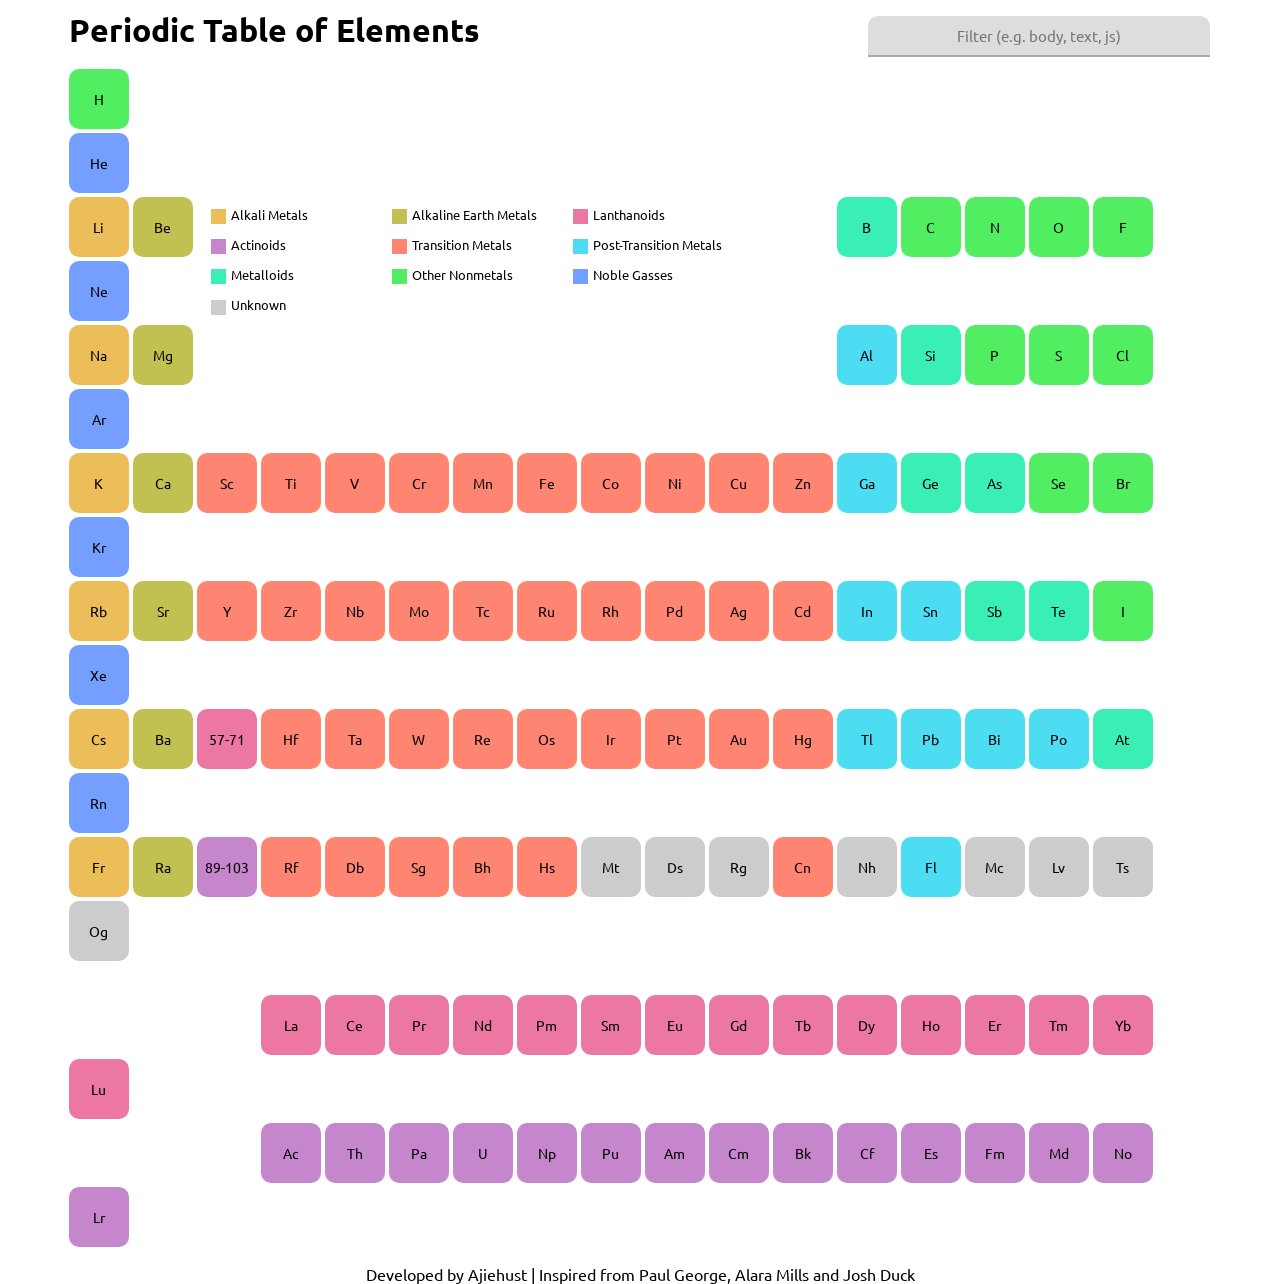
<file: PerodicTable/index.html>
<!DOCTYPE html>
<html lang="en">
<head>
<meta charset="utf-8">
<title>Periodic Table of Elements</title>
<meta name="viewport" content="width=device-width, initial-scale=1">
<meta name="keywords" content="periodic table, chemistry, elements, period, group, name origin">
<link rel="stylesheet" type="text/css" media="screen" href="main.css">
<link rel="stylesheet" href="plugin/prism/prism.css" />
<link rel="stylesheet" href="plugin/tooltipster/tooltipster.bundle.min.css" />
<link rel="stylesheet" href="plugin/tooltipster/tooltipster-sideTip-shadow.min.css" />
<link href="https://fonts.googleapis.com/css?family=Ubuntu&display=swap" rel="stylesheet">
</head>
<body>
<div class="table">
<div class="heading">
<h1 class="title">Periodic Table of Elements</h1>
<input type="text" value placeholder="Filter (e.g. body, text, js)" id="query" />
</div>
<section class="row">
<div class="ele other-nonmetal" data-keywords="H;Hydrogen;">H</div>
<div class="ele empty"></div>
<div class="ele empty"></div>
<div class="ele empty"></div>
<div class="ele empty"></div>
<div class="ele empty"></div>
<div class="ele empty"></div>
<div class="ele empty"></div>
<div class="ele empty"></div>
<div class="ele empty"></div>
<div class="ele empty"></div>
<div class="ele empty"></div>
<div class="ele empty"></div>
<div class="ele empty"></div>
<div class="ele empty"></div>
<div class="ele empty"></div>
<div class="ele empty"></div>
<div class="ele noble-gas" data-keywords="He;Helium;">He</div>
</section>
<section class="row">
<div class="ele alkali" data-keywords="Li;Lithium;">Li</div>
<div class="ele alkaline-earth" data-keywords="Be;Beryllium;">Be</div>
<div class="ele empty"></div>
<div class="ele empty"></div>
<div class="ele empty"></div>
<div class="ele empty"></div>
<div class="ele empty"></div>
<div class="ele empty"></div>
<div class="ele empty"></div>
<div class="ele empty"></div>
<div class="ele empty"></div>
<div class="legend-box">
<div class="legend alkali" data-hover="alkali">Alkali Metals</div>
<div class="legend alkaline-earth" data-hover="alkaline-earth">Alkaline Earth Metals</div>
<div class="legend lanthanoid" data-hover="lanthanoid">Lanthanoids</div>
<div class="legend actinoid" data-hover="actinoid">Actinoids</div>
<div class="legend transition-metal" data-hover="transition-metal">Transition Metals</div>
<div class="legend post-transition-metal" data-hover="post-transition-metal">Post-Transition Metals</div>
<div class="legend metalloid" data-hover="metalloid">Metalloids</div>
<div class="legend other-nonmetal" data-hover="other-nonmetal">Other Nonmetals</div>
<div class="legend noble-gas" data-hover="noble-gas">Noble Gasses</div>
<div class="legend unknown" data-hover="unknown">Unknown</div>
</div>
<div class="ele empty"></div>
<div class="ele metalloid" data-keywords="B;Boron;">B</div>
<div class="ele other-nonmetal" data-keywords="C;Carbon;">C</div>
<div class="ele other-nonmetal" data-keywords="N;Nitrogen;">N</div>
<div class="ele other-nonmetal" data-keywords="O;Oxygen;">O</div>
<div class="ele other-nonmetal" data-keywords="F;Fluorine;">F</div>
<div class="ele noble-gas" data-keywords="Ne;Neon">Ne</div>
</section>
<section class="row">
<div class="ele alkali" data-keywords="Na;Sodium;">Na</div>
<div class="ele alkaline-earth" data-keywords="Mg;Magnesium;">Mg</div>
<div class="ele empty"></div>
<div class="ele empty"></div>
<div class="ele empty"></div>
<div class="ele empty"></div>
<div class="ele empty"></div>
<div class="ele empty"></div>
<div class="ele empty"></div>
<div class="ele empty"></div>
<div class="ele empty"></div>
<div class="ele empty"></div>
<div class="ele post-transition-metal" data-keywords="Al;Aluminium">Al</div>
<div class="ele metalloid" data-keywords="Si;Silicon">Si</div>
<div class="ele other-nonmetal" data-keywords="P;Phosphorus">P</div>
<div class="ele other-nonmetal" data-keywords="S;Sulfur">S</div>
<div class="ele other-nonmetal" data-keywords="Cl;Chlorine">Cl</div>
<div class="ele noble-gas" data-keywords="Ar;Argon">Ar</div>
</section>
<section class="row">
<div class="ele alkali" data-keywords="K;Potassium">K</div>
<div class="ele alkaline-earth" data-keywords="Ca;Calcium;">Ca</div>
<div class="ele transition-metal" data-keywords="Sc;Scandium;">Sc</div>
<div class="ele transition-metal"  data-keywords="Ti;Titanium">Ti</div>
<div class="ele transition-metal" data-keywords="V;Vanadium">V</div>
<div class="ele transition-metal" data-keywords="Cr;Chromium">Cr</div>
<div class="ele transition-metal" data-keywords="Mn;Manganese">Mn</div>
<div class="ele transition-metal" data-keywords="Fe;Iron">Fe</div>
<div class="ele transition-metal" data-keywords="Co;Cobalt">Co</div>
<div class="ele transition-metal" data-keywords="Ni;Nickel">Ni</div>
<div class="ele transition-metal" data-keywords="Cu;Copper">Cu</div>
<div class="ele transition-metal" data-keywords="Zn;Zinc">Zn</div>
<div class="ele post-transition-metal" data-keywords="Ga;Gallium;">Ga</div>
<div class="ele metalloid" data-keywords="Ge;Germanium">Ge</div>
<div class="ele metalloid" data-keywords="As;Arsenic">As</div>
<div class="ele other-nonmetal" data-keywords="Se;Selenium">Se</div>
<div class="ele other-nonmetal" data-keywords="Br;Bromine">Br</div>
<div class="ele noble-gas" data-keywords="Kr;Krypton">Kr</div>
</section>
<section class="row">
<div class="ele alkali" data-keywords="Rb;Rubidium">Rb</div>
<div class="ele alkaline-earth" data-keywords="Sr;Strontium">Sr</div>
<div class="ele transition-metal" data-keywords="Y;Yttrium">Y</div>
<div class="ele transition-metal" data-keywords="Zr;Zirconium">Zr</div>
<div class="ele transition-metal" data-keywords="Nb;Niobium">Nb</div>
<div class="ele transition-metal" data-keywords="Mo;Molybdenum">Mo</div>
<div class="ele transition-metal" data-keywords="Tc;Technetium">Tc</div>
<div class="ele transition-metal" data-keywords="Ru;Ruthenium">Ru</div>
<div class="ele transition-metal" data-keywords="Rh;Rhodium">Rh</div>
<div class="ele transition-metal" data-keywords="Pd;Palladium">Pd</div>
<div class="ele transition-metal" data-keywords="Ag;Silver">Ag</div>
<div class="ele transition-metal" data-keywords="Cd;Cadmium">Cd</div>
<div class="ele post-transition-metal" data-keywords="In;Indium">In</div>
<div class="ele post-transition-metal" data-keywords="Sn;Tin">Sn</div>
<div class="ele metalloid" data-keywords="Sb;Antimony">Sb</div>
<div class="ele metalloid" data-keywords="Te;Tellurium">Te</div>
<div class="ele other-nonmetal" data-keywords="I;Iodine">I</div>
<div class="ele noble-gas" data-keywords="Xe;Xenon">Xe</div>
</section>
<section class="row">
<div class="ele alkali" data-keywords="Cs;Caesium">Cs</div>
<div class="ele alkaline-earth" data-keywords="Ba;Barium">Ba</div>
<div class="ele lanthanoid" data-keywords="Lanthanoid">57-71</div>
<div class="ele transition-metal" data-keywords="Hf;Hafnium">Hf</div>
<div class="ele transition-metal" data-keywords="Ta;Tantalum">Ta</div>
<div class="ele transition-metal" data-keywords="W;Tungsten">W</div>
<div class="ele transition-metal" data-keywords="Re;Rhenium">Re</div>
<div class="ele transition-metal" data-keywords="Os;Osmium">Os</div>
<div class="ele transition-metal" data-keywords="Ir;Iridium">Ir</div>
<div class="ele transition-metal" data-keywords="Pt;Platinum">Pt</div>
<div class="ele transition-metal" data-keywords="Au;Gold">Au</div>
<div class="ele transition-metal" data-keywords="Hg;Mercury">Hg</div>
<div class="ele post-transition-metal" data-keywords="Tl;Thallium">Tl</div>
<div class="ele post-transition-metal" data-keywords="Pb;Lead;">Pb</div>
<div class="ele post-transition-metal" data-keywords="Bi;Bismuth">Bi</div>
<div class="ele post-transition-metal" data-keywords="Po;Polonium">Po</div>
<div class="ele metalloid" data-keywords="At;Astatine">At</div>
<div class="ele noble-gas" data-keywords="Rn;Radon">Rn</div>
</section>
<section class="row">
<div class="ele alkali" data-keywords="Fr;Francium">Fr</div>
<div class="ele alkaline-earth" data-keywords="Ra;Radium">Ra</div>
<div class="ele actinoid" data-keywords="Actinoid">89-103</div>
<div class="ele transition-metal" data-keywords="Rf;Rutherfordium">Rf</div>
<div class="ele transition-metal" data-keywords="Db;Dubnium">Db</div>
<div class="ele transition-metal" data-keywords="Sg;Seaborgium">Sg</div>
<div class="ele transition-metal" data-keywords="Bh;Bohrium">Bh</div>
<div class="ele transition-metal" data-keywords="Hs;Hassium">Hs</div>
<div class="ele unknown" data-keywords="Mt;Meitnerium">Mt</div>
<div class="ele unknown" data-keywords="Ds;Darmstadtium">Ds</div>
<div class="ele unknown" data-keywords="Rg;Roentgenium">Rg</div>
<div class="ele transition-metal" data-keywords="Cn;Copernicium">Cn</div>
<div class="ele unknown" data-keywords="Nh;Nihonium">Nh</div>
<div class="ele post-transition-metal" data-keywords="Fl;Flerovium">Fl</div>
<div class="ele unknown" data-keywords="Mc;Moscovium">Mc</div>
<div class="ele unknown" data-keywords="Lv;Livermorium">Lv</div>
<div class="ele unknown" data-keywords="Ts;Tennessine">Ts</div>
<div class="ele unknown" data-keywords="Og;Oganesson">Og</div>
</section>

<section class="row" style="margin-top: 30px;">
<div class="ele empty"></div>
<div class="ele empty"></div>
<div class="ele empty"></div>
<div class="ele lanthanoid" data-keywords="">La</div>
<div class="ele lanthanoid" data-keywords="">Ce</div>
<div class="ele lanthanoid" data-keywords="">Pr</div>
<div class="ele lanthanoid" data-keywords="">Nd</div>
<div class="ele lanthanoid" data-keywords="">Pm</div>
<div class="ele lanthanoid" data-keywords="">Sm</div>
<div class="ele lanthanoid" data-keywords="">Eu</div>
<div class="ele lanthanoid" data-keywords="">Gd</div>
<div class="ele lanthanoid" data-keywords="">Tb</div>
<div class="ele lanthanoid" data-keywords="">Dy</div>
<div class="ele lanthanoid" data-keywords="">Ho</div>
<div class="ele lanthanoid" data-keywords="">Er</div>
<div class="ele lanthanoid" data-keywords="">Tm</div>
<div class="ele lanthanoid" data-keywords="">Yb</div>
<div class="ele lanthanoid" data-keywords="">Lu</div>
</section>
<section class="row">
<div class="ele empty"></div>
<div class="ele empty"></div>
<div class="ele empty"></div>
<div class="ele actinoid" data-keywords="">Ac</div>
<div class="ele actinoid" data-keywords="">Th</div>
<div class="ele actinoid" data-keywords="">Pa</div>
<div class="ele actinoid" data-keywords="">U</div>
<div class="ele actinoid" data-keywords="">Np</div>
<div class="ele actinoid" data-keywords="">Pu</div>
<div class="ele actinoid" data-keywords="">Am</div>
<div class="ele actinoid" data-keywords="">Cm</div>
<div class="ele actinoid" data-keywords="">Bk</div>
<div class="ele actinoid" data-keywords="">Cf</div>
<div class="ele actinoid" data-keywords="">Es</div>
<div class="ele actinoid" data-keywords="">Fm</div>
<div class="ele actinoid" data-keywords="">Md</div>
<div class="ele actinoid" data-keywords="">No</div>
<div class="ele actinoid" data-keywords="">Lr</div>
</section>
</div>
<div class="credits">Developed by Ajiehust  | Inspired from Paul George, Alara Mills and Josh Duck</div>
<script type="text/javascript" src="plugin/jquery-3.4.1.min.js"></script>
<script type="text/javascript" src="plugin/prism/prism.js"></script>
<script type="text/javascript" src="plugin/tooltipster/tooltipster.bundle.min.js"></script>
<script type="text/javascript" src="main.js"></script>
</body>
</html>
</file>
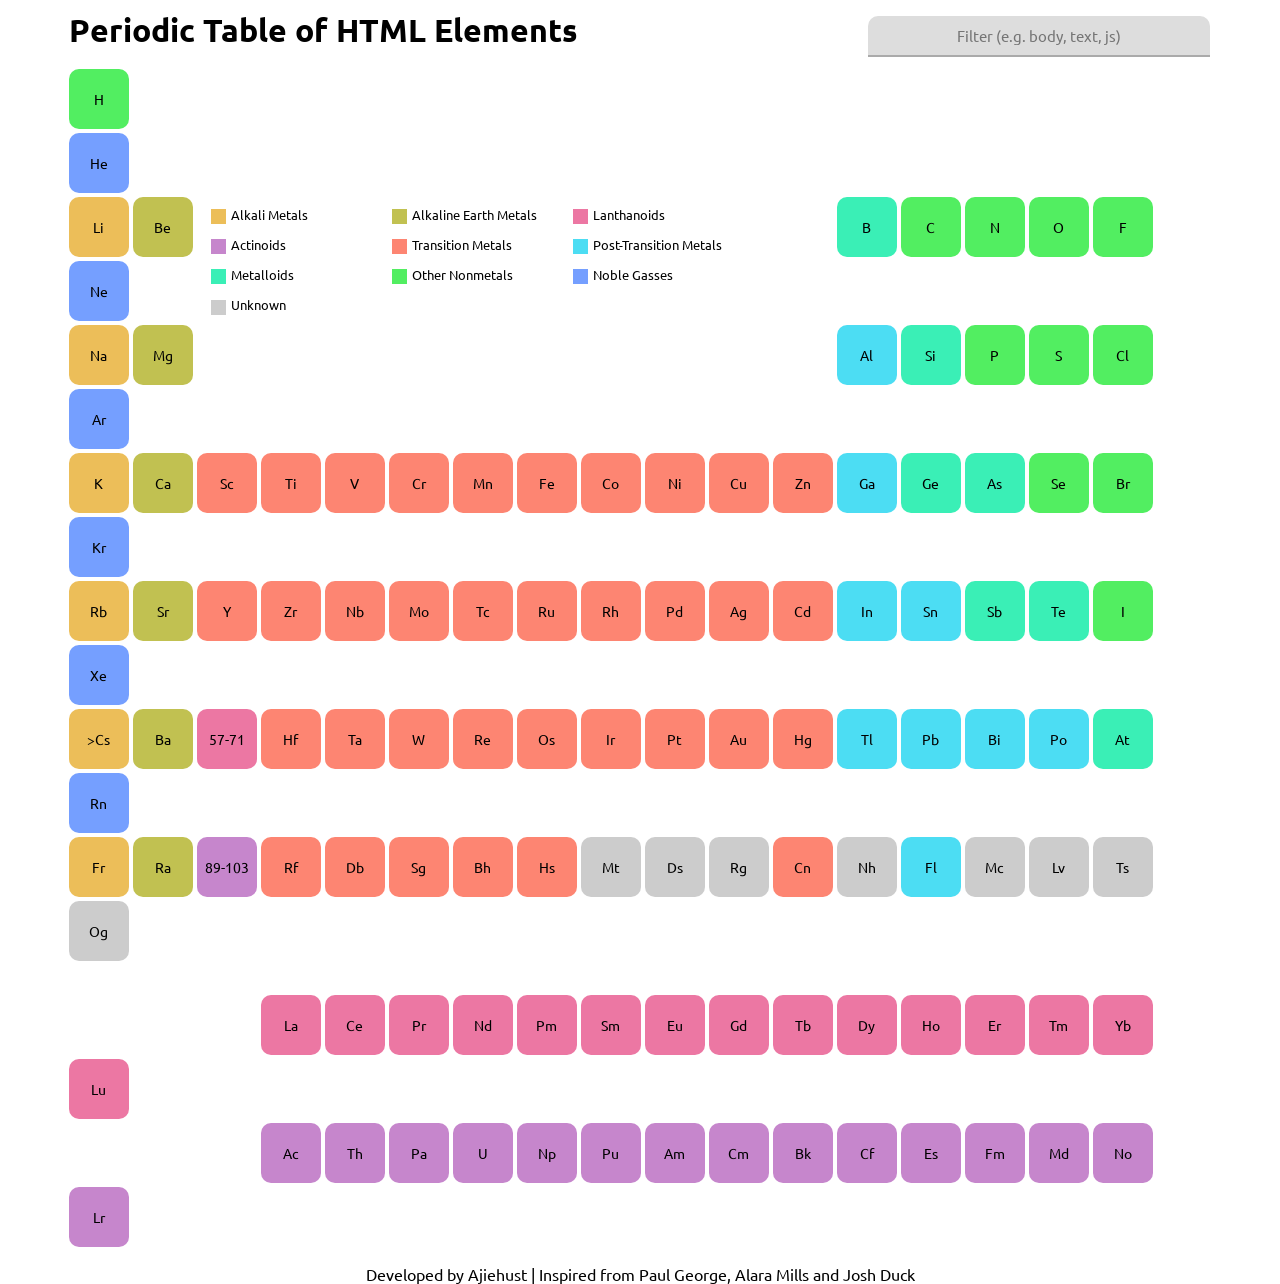
<file: PerodicTableHmtl/index.html>
<!DOCTYPE html>
<html lang="en">
<head>
<meta charset="utf-8">
<title>Periodic Table of HTML Elements</title>
<meta name="viewport" content="width=device-width, initial-scale=1">
<meta name="keywords" content="periodic table, html, learning, HTML5, tags">
<link rel="stylesheet" type="text/css" media="screen" href="main.css">
<link rel="stylesheet" href="plugin/prism/prism.css" />
<link rel="stylesheet" href="plugin/tooltipster/tooltipster.bundle.min.css" />
<link rel="stylesheet" href="plugin/tooltipster/tooltipster-sideTip-shadow.min.css" />
<link href="https://fonts.googleapis.com/css?family=Ubuntu&display=swap" rel="stylesheet">
</head>
<body>
<div class="table">
<div class="heading">
<h1 class="title">Periodic Table of HTML Elements</h1>
<input type="text" value placeholder="Filter (e.g. body, text, js)" id="query" />
</div>
<section class="row">
<div class="ele other-nonmetal" data-keywords="H;Hydrogen;">H</div>
<div class="ele empty"></div>
<div class="ele empty"></div>
<div class="ele empty"></div>
<div class="ele empty"></div>
<div class="ele empty"></div>
<div class="ele empty"></div>
<div class="ele empty"></div>
<div class="ele empty"></div>
<div class="ele empty"></div>
<div class="ele empty"></div>
<div class="ele empty"></div>
<div class="ele empty"></div>
<div class="ele empty"></div>
<div class="ele empty"></div>
<div class="ele empty"></div>
<div class="ele empty"></div>
<div class="ele noble-gas" data-keywords="He;Helium;">He</div>
</section>
<section class="row">
<div class="ele alkali" data-keywords="Li;Lithium;">Li</div>
<div class="ele alkaline-earth" data-keywords="Be;Beryllium;">Be</div>
<div class="ele empty"></div>
<div class="ele empty"></div>
<div class="ele empty"></div>
<div class="ele empty"></div>
<div class="ele empty"></div>
<div class="ele empty"></div>
<div class="ele empty"></div>
<div class="ele empty"></div>
<div class="ele empty"></div>
<div class="legend-box">
<div class="legend alkali" data-hover="alkali">Alkali Metals</div>
<div class="legend alkaline-earth" data-hover="alkaline-earth">Alkaline Earth Metals</div>
<div class="legend lanthanoid" data-hover="lanthanoid">Lanthanoids</div>
<div class="legend actinoid" data-hover="actinoid">Actinoids</div>
<div class="legend transition-metal" data-hover="transition-metal">Transition Metals</div>
<div class="legend post-transition-metal" data-hover="post-transition-metal">Post-Transition Metals</div>
<div class="legend metalloid" data-hover="metalloid">Metalloids</div>
<div class="legend other-nonmetal" data-hover="other-nonmetal">Other Nonmetals</div>
<div class="legend noble-gas" data-hover="noble-gas">Noble Gasses</div>
<div class="legend unknown" data-hover="unknown">Unknown</div>
</div>
<div class="ele empty"></div>
<div class="ele metalloid" data-keywords="B;Boron;">B</div>
<div class="ele other-nonmetal" data-keywords="C;Carbon;">C</div>
<div class="ele other-nonmetal" data-keywords="N;Nitrogen;">N</div>
<div class="ele other-nonmetal" data-keywords="O;Oxygen;">O</div>
<div class="ele other-nonmetal" data-keywords="F;Fluorine;">F</div>
<div class="ele noble-gas" data-keywords="Ne;Neon">Ne</div>
</section>
<section class="row">
<div class="ele alkali" data-keywords="Na;Sodium;">Na</div>
<div class="ele alkaline-earth" data-keywords="Mg;Magnesium;">Mg</div>
<div class="ele empty"></div>
<div class="ele empty"></div>
<div class="ele empty"></div>
<div class="ele empty"></div>
<div class="ele empty"></div>
<div class="ele empty"></div>
<div class="ele empty"></div>
<div class="ele empty"></div>
<div class="ele empty"></div>
<div class="ele empty"></div>
<div class="ele post-transition-metal" data-keywords="Al;Aluminium">Al</div>
<div class="ele metalloid" data-keywords="Si;Silicon">Si</div>
<div class="ele other-nonmetal" data-keywords="P;Phosphorus">P</div>
<div class="ele other-nonmetal" data-keywords="S;Sulfur">S</div>
<div class="ele other-nonmetal" data-keywords="Cl;Chlorine">Cl</div>
<div class="ele noble-gas" data-keywords="Ar;Argon">Ar</div>
</section>
<section class="row">
<div class="ele alkali" data-keywords="K;Potassium">K</div>
<div class="ele alkaline-earth" data-keywords="Ca;Calcium;">Ca</div>
<div class="ele transition-metal" data-keywords="Sc;Scandium;">Sc</div>
<div class="ele transition-metal"  data-keywords="Ti;Titanium">Ti</div>
<div class="ele transition-metal" data-keywords="V;Vanadium">V</div>
<div class="ele transition-metal" data-keywords="Cr;Chromium">Cr</div>
<div class="ele transition-metal" data-keywords="Mn;Manganese">Mn</div>
<div class="ele transition-metal" data-keywords="Fe;Iron">Fe</div>
<div class="ele transition-metal" data-keywords="Co;Cobalt">Co</div>
<div class="ele transition-metal" data-keywords="Ni;Nickel">Ni</div>
<div class="ele transition-metal" data-keywords="Cu;Copper">Cu</div>
<div class="ele transition-metal" data-keywords="Zn;Zinc">Zn</div>
<div class="ele post-transition-metal" data-keywords="Ga;Gallium;">Ga</div>
<div class="ele metalloid" data-keywords="Ge;Germanium">Ge</div>
<div class="ele metalloid" data-keywords="As;Arsenic">As</div>
<div class="ele other-nonmetal" data-keywords="Se;Selenium">Se</div>
<div class="ele other-nonmetal" data-keywords="Br;Bromine">Br</div>
<div class="ele noble-gas" data-keywords="Kr;Krypton">Kr</div>
</section>
<section class="row">
<div class="ele alkali" data-keywords="Rb;Rubidium">Rb</div>
<div class="ele alkaline-earth" data-keywords="Sr;Strontium">Sr</div>
<div class="ele transition-metal" data-keywords="Y;Yttrium">Y</div>
<div class="ele transition-metal" data-keywords="Zr;Zirconium">Zr</div>
<div class="ele transition-metal" data-keywords="Nb;Niobium">Nb</div>
<div class="ele transition-metal" data-keywords="Mo;Molybdenum">Mo</div>
<div class="ele transition-metal" data-keywords="Tc;Technetium">Tc</div>
<div class="ele transition-metal" data-keywords="Ru;Ruthenium">Ru</div>
<div class="ele transition-metal" data-keywords="Rh;Rhodium">Rh</div>
<div class="ele transition-metal" data-keywords="Pd;Palladium">Pd</div>
<div class="ele transition-metal" data-keywords="Ag;Silver">Ag</div>
<div class="ele transition-metal" data-keywords="Cd;Cadmium">Cd</div>
<div class="ele post-transition-metal" data-keywords="In;Indium">In</div>
<div class="ele post-transition-metal" data-keywords="Sn;Tin">Sn</div>
<div class="ele metalloid" data-keywords="Sb;Antimony">Sb</div>
<div class="ele metalloid" data-keywords="Te;Tellurium">Te</div>
<div class="ele other-nonmetal" data-keywords="I;Iodine">I</div>
<div class="ele noble-gas" data-keywords="Xe;Xenon">Xe</div>
</section>
<section class="row">
<div class="ele alkali" data-keywords="Cs;Caesium">>Cs</div>
<div class="ele alkaline-earth" data-keywords="Ba;Barium">Ba</div>
<div class="ele lanthanoid" data-keywords="Lanthanoid">57-71</div>
<div class="ele transition-metal" data-keywords="Hf;Hafnium">Hf</div>
<div class="ele transition-metal" data-keywords="Ta;Tantalum">Ta</div>
<div class="ele transition-metal" data-keywords="W;Tungsten">W</div>
<div class="ele transition-metal" data-keywords="Re;Rhenium">Re</div>
<div class="ele transition-metal" data-keywords="Os;Osmium">Os</div>
<div class="ele transition-metal" data-keywords="Ir;Iridium">Ir</div>
<div class="ele transition-metal" data-keywords="Pt;Platinum">Pt</div>
<div class="ele transition-metal" data-keywords="Au;Gold">Au</div>
<div class="ele transition-metal" data-keywords="Hg;Mercury">Hg</div>
<div class="ele post-transition-metal" data-keywords="Tl;Thallium">Tl</div>
<div class="ele post-transition-metal" data-keywords="Pb;Lead;">Pb</div>
<div class="ele post-transition-metal" data-keywords="Bi;Bismuth">Bi</div>
<div class="ele post-transition-metal" data-keywords="Po;Polonium">Po</div>
<div class="ele metalloid" data-keywords="At;Astatine">At</div>
<div class="ele noble-gas" data-keywords="Rn;Radon">Rn</div>
</section>
<section class="row">
<div class="ele alkali" data-keywords="Fr;Francium">Fr</div>
<div class="ele alkaline-earth" data-keywords="Ra;Radium">Ra</div>
<div class="ele actinoid" data-keywords="Actinoid">89-103</div>
<div class="ele transition-metal" data-keywords="Rf;Rutherfordium">Rf</div>
<div class="ele transition-metal" data-keywords="Db;Dubnium">Db</div>
<div class="ele transition-metal" data-keywords="Sg;Seaborgium">Sg</div>
<div class="ele transition-metal" data-keywords="Bh;Bohrium">Bh</div>
<div class="ele transition-metal" data-keywords="Hs;Hassium">Hs</div>
<div class="ele unknown" data-keywords="Mt;Meitnerium">Mt</div>
<div class="ele unknown" data-keywords="Ds;Darmstadtium">Ds</div>
<div class="ele unknown" data-keywords="Rg;Roentgenium">Rg</div>
<div class="ele transition-metal" data-keywords="Cn;Copernicium">Cn</div>
<div class="ele unknown" data-keywords="Nh;Nihonium">Nh</div>
<div class="ele post-transition-metal" data-keywords="Fl;Flerovium">Fl</div>
<div class="ele unknown" data-keywords="Mc;Moscovium">Mc</div>
<div class="ele unknown" data-keywords="Lv;Livermorium">Lv</div>
<div class="ele unknown" data-keywords="Ts;Tennessine">Ts</div>
<div class="ele unknown" data-keywords="Og;Oganesson">Og</div>
</section>

<section class="row" style="margin-top: 30px;">
<div class="ele empty"></div>
<div class="ele empty"></div>
<div class="ele empty"></div>
<div class="ele lanthanoid" data-keywords="">La</div>
<div class="ele lanthanoid" data-keywords="">Ce</div>
<div class="ele lanthanoid" data-keywords="">Pr</div>
<div class="ele lanthanoid" data-keywords="">Nd</div>
<div class="ele lanthanoid" data-keywords="">Pm</div>
<div class="ele lanthanoid" data-keywords="">Sm</div>
<div class="ele lanthanoid" data-keywords="">Eu</div>
<div class="ele lanthanoid" data-keywords="">Gd</div>
<div class="ele lanthanoid" data-keywords="">Tb</div>
<div class="ele lanthanoid" data-keywords="">Dy</div>
<div class="ele lanthanoid" data-keywords="">Ho</div>
<div class="ele lanthanoid" data-keywords="">Er</div>
<div class="ele lanthanoid" data-keywords="">Tm</div>
<div class="ele lanthanoid" data-keywords="">Yb</div>
<div class="ele lanthanoid" data-keywords="">Lu</div>
</section>
<section class="row">
<div class="ele empty"></div>
<div class="ele empty"></div>
<div class="ele empty"></div>
<div class="ele actinoid" data-keywords="">Ac</div>
<div class="ele actinoid" data-keywords="">Th</div>
<div class="ele actinoid" data-keywords="">Pa</div>
<div class="ele actinoid" data-keywords="">U</div>
<div class="ele actinoid" data-keywords="">Np</div>
<div class="ele actinoid" data-keywords="">Pu</div>
<div class="ele actinoid" data-keywords="">Am</div>
<div class="ele actinoid" data-keywords="">Cm</div>
<div class="ele actinoid" data-keywords="">Bk</div>
<div class="ele actinoid" data-keywords="">Cf</div>
<div class="ele actinoid" data-keywords="">Es</div>
<div class="ele actinoid" data-keywords="">Fm</div>
<div class="ele actinoid" data-keywords="">Md</div>
<div class="ele actinoid" data-keywords="">No</div>
<div class="ele actinoid" data-keywords="">Lr</div>
</section>
</div>
<div class="credits">Developed by Ajiehust  | Inspired from Paul George, Alara Mills and Josh Duck</div>
<script type="text/javascript" src="plugin/jquery-3.4.1.min.js"></script>
<script type="text/javascript" src="plugin/prism/prism.js"></script>
<script type="text/javascript" src="plugin/tooltipster/tooltipster.bundle.min.js"></script>
<script type="text/javascript" src="main.js"></script>
</body>
</html>
</file>
<file: PerodicTable/main.css>
body {
  margin: 0;
}
* {
  font-family: ubuntu, sans-serif;
}
section.row {
  position: relative;
}
.heading {
  margin: 10px 0;
}
.title {
  display: inline-block;
  margin: 0;
  width: calc(70% - 5px);
}
#query {
  background: #ddd;
  border: none;
  border-bottom: 2px solid #aaa;
  border-top-left-radius: 10px;
  border-top-right-radius: 10px;
  font-size: 15px;
  margin: 0 auto;
  outline: none;
  padding: 10px 0;
  text-align: center;
  width: 30%;
}
.table {
  margin: auto;
  width: 1143px;
}
.ele {
  position: relative;
  border-radius: 10px;
  cursor: pointer;
  display: inline-block;
  font-size: 14px;
  height: 60px;
  line-height: 60px;
  margin: 2px 0;
  text-align: center;
  vertical-align: middle;
  width: 60px;
  transition: all 0.15s ease-in-out;
  -webkit-user-select: none;
  user-select: none; /* Safari */
}
.ele.empty {
  cursor: default;
}
.legend-box {
  display: inline-block;
  padding: 0 14px;
  vertical-align: middle;
  width: 540px;
  position: absolute;
  left: 128px;
  top: 5px;
  height: 120px;
  z-index: 100;
}
.ele:not(.empty):not(.ele-selected):not(.ele-fade):hover {
  transform: scale(1.2);
  box-shadow: 0 0 0 3px rgba(0, 0, 0, 0.5);
  z-index: 100;
}
.ele.ele-selected {
  border-radius: 50%;
  box-shadow: 0 0 0 3px rgba(0, 0, 0, 0.5);
  transform: scale(2);
  z-index: 200;
}
.ele.ele-fade {
  background: gray !important;
  opacity: 0.2;
}
.legend {
  cursor: pointer;
  display: inline-block;
  font-size: 13px;
  padding: 6px 0;
  width: 30%;
  margin-right: 15px;
}
.legend::before {
  content: " ";
  display: inline-block;
  height: 15px;
  margin-right: 5px;
  vertical-align: middle;
  width: 15px;
}

.ele.alkali,
.legend.alkali::before {
  background: #ecbe59;
}
.ele.alkaline-earth,
.legend.alkaline-earth::before {
  background: #c1c151;
}
.ele.lanthanoid,
.legend.lanthanoid::before {
  background: #ec77a3;
}
.ele.actinoid,
.legend.actinoid::before {
  background: #c686cc;
}
.ele.transition-metal,
.legend.transition-metal::before {
  background: #fd8572;
}
.ele.post-transition-metal,
.legend.post-transition-metal::before {
  background: #4cddf3;
}
.ele.metalloid,
.legend.metalloid::before {
  background: #3aefb6;
}
.ele.other-nonmetal,
.legend.other-nonmetal::before {
  background: #52ee61;
}
.ele.noble-gas,
.legend.noble-gas::before {
  background: #759fff;
}
.ele.unknown,
.legend.unknown::before {
  background: #cccccc;
}


.credits {
  margin-top: 15px;
  text-align: center;
}
.ele-details {
  padding: 20px 0;
  color: #000;
}
.ele-name {
  margin: 0 0 12px;
}
.ele-name-origin {
  flex: 1 1;
  margin: 0 0 12px;
}
.ele-desc {
  font-family: Consolas, monospace;
  padding: 0 0 12px;
  letter-spacing: -0.7px;
  word-wrap: break-word;
}
.ele-addtional-infos {
  list-style: none;
  margin: 4px 0 0;
  padding: 0;
}
.ele-addtional-info {
  margin: 0;
  padding: 0;
  display: inline-block;
}
.ele-btn {
  text-decoration: none;
  background: #5bc0de;
  border-radius: 2px;
  -webkit-box-shadow: 1px 1px 1px rbga(0, 0, 0, 0.2);
  box-shadow: 1px 1px 1px rbga(0, 0, 0, 0.2);
  color: var(--button-text-color);
  font-weight: 700;
  display: inline-block;
  margin: 0 8px 8px 0;
  padding: 8px 12px;
}
</file>
<file: PerodicTable/plugin/prism/prism.css>
code[class*=language-],pre[class*=language-]{color:#000;background:0 0;text-shadow:0 1px #fff;font-family:Consolas,Monaco,andale mono,ubuntu mono,monospace;font-size:1em;text-align:left;white-space:pre;word-spacing:normal;word-break:normal;word-wrap:normal;line-height:1.5;-moz-tab-size:4;-o-tab-size:4;tab-size:4;-webkit-hyphens:none;-moz-hyphens:none;-ms-hyphens:none;hyphens:none}pre[class*=language-]::-moz-selection,pre[class*=language-] ::-moz-selection,code[class*=language-]::-moz-selection,code[class*=language-] ::-moz-selection{text-shadow:none;background:#b3d4fc}pre[class*=language-]::selection,pre[class*=language-] ::selection,code[class*=language-]::selection,code[class*=language-] ::selection{text-shadow:none;background:#b3d4fc}@media print{code[class*=language-],pre[class*=language-]{text-shadow:none}}pre[class*=language-]{padding:1em;margin:.5em 0;overflow:auto}:not(pre)>code[class*=language-],pre[class*=language-]{background:#f5f2f0}:not(pre)>code[class*=language-]{padding:.1em;border-radius:.3em;white-space:normal}.token.comment,.token.prolog,.token.doctype,.token.cdata{color:#708090}.token.punctuation{color:#999}.namespace{opacity:.7}.token.property,.token.tag,.token.boolean,.token.number,.token.constant,.token.symbol,.token.deleted{color:#905}.token.selector,.token.attr-name,.token.string,.token.char,.token.builtin,.token.inserted{color:#690}.token.operator,.token.entity,.token.url,.language-css .token.string,.style .token.string{color:#9a6e3a;background:hsla(0,0%,100%,.5)}.token.atrule,.token.attr-value,.token.keyword{color:#07a}.token.function,.token.class-name{color:#dd4a68}.token.regex,.token.important,.token.variable{color:#e90}.token.important,.token.bold{font-weight:700}.token.italic{font-style:italic}.token.entity{cursor:help}span.inline-color{display:inline-block;height:1.333ch;width:1.333ch;margin:0 .333ch;box-sizing:border-box;border:1px solid #fff;outline:1px solid #000}
</file>
<file: PerodicTableHmtl/main.css>
body {
  margin: 0;
}
* {
  font-family: ubuntu, sans-serif;
}
section.row {
  position: relative;
}
.heading {
  margin: 10px 0;
}
.title {
  display: inline-block;
  margin: 0;
  width: calc(70% - 5px);
}
#query {
  background: #ddd;
  border: none;
  border-bottom: 2px solid #aaa;
  border-top-left-radius: 10px;
  border-top-right-radius: 10px;
  font-size: 15px;
  margin: 0 auto;
  outline: none;
  padding: 10px 0;
  text-align: center;
  width: 30%;
}
.table {
  margin: auto;
  width: 1143px;
}
.ele {
  position: relative;
  border-radius: 10px;
  cursor: pointer;
  display: inline-block;
  font-size: 14px;
  height: 60px;
  line-height: 60px;
  margin: 2px 0;
  text-align: center;
  vertical-align: middle;
  width: 60px;
  transition: all 0.15s ease-in-out;
  -webkit-user-select: none;
  user-select: none; /* Safari */
}
.ele.empty {
  cursor: default;
}
.legend-box {
  display: inline-block;
  padding: 0 14px;
  vertical-align: middle;
  width: 540px;
  position: absolute;
  left: 128px;
  top: 5px;
  height: 120px;
  z-index: 100;
}
.ele:not(.empty):not(.ele-selected):not(.ele-fade):hover {
  transform: scale(1.2);
  box-shadow: 0 0 0 3px rgba(0, 0, 0, 0.5);
  z-index: 100;
}
.ele.ele-selected {
  border-radius: 50%;
  box-shadow: 0 0 0 3px rgba(0, 0, 0, 0.5);
  transform: scale(2);
  z-index: 200;
}
.ele.ele-fade {
  background: gray !important;
  opacity: 0.2;
}
.legend {
  cursor: pointer;
  display: inline-block;
  font-size: 13px;
  padding: 6px 0;
  width: 30%;
  margin-right: 15px;
}
.legend::before {
  content: " ";
  display: inline-block;
  height: 15px;
  margin-right: 5px;
  vertical-align: middle;
  width: 15px;
}

.ele.alkali,
.legend.alkali::before {
  background: #ecbe59;
}
.ele.alkaline-earth,
.legend.alkaline-earth::before {
  background: #c1c151;
}
.ele.lanthanoid,
.legend.lanthanoid::before {
  background: #ec77a3;
}
.ele.actinoid,
.legend.actinoid::before {
  background: #c686cc;
}
.ele.transition-metal,
.legend.transition-metal::before {
  background: #fd8572;
}
.ele.post-transition-metal,
.legend.post-transition-metal::before {
  background: #4cddf3;
}
.ele.metalloid,
.legend.metalloid::before {
  background: #3aefb6;
}
.ele.other-nonmetal,
.legend.other-nonmetal::before {
  background: #52ee61;
}
.ele.noble-gas,
.legend.noble-gas::before {
  background: #759fff;
}
.ele.unknown,
.legend.unknown::before {
  background: #cccccc;
}


.credits {
  margin-top: 15px;
  text-align: center;
}
.ele-details {
  padding: 20px 0;
  color: #000;
}
.ele-name {
  margin: 0 0 12px;
}
.ele-name-origin {
  flex: 1 1;
  margin: 0 0 12px;
}
.ele-desc {
  font-family: Consolas, monospace;
  padding: 0 0 12px;
  letter-spacing: -0.7px;
  word-wrap: break-word;
}
.ele-addtional-infos {
  list-style: none;
  margin: 4px 0 0;
  padding: 0;
}
.ele-addtional-info {
  margin: 0;
  padding: 0;
  display: inline-block;
}
.ele-btn {
  text-decoration: none;
  background: #5bc0de;
  border-radius: 2px;
  -webkit-box-shadow: 1px 1px 1px rbga(0, 0, 0, 0.2);
  box-shadow: 1px 1px 1px rbga(0, 0, 0, 0.2);
  color: var(--button-text-color);
  font-weight: 700;
  display: inline-block;
  margin: 0 8px 8px 0;
  padding: 8px 12px;
}
</file>
<file: PerodicTableHmtl/plugin/prism/prism.css>
code[class*=language-],pre[class*=language-]{color:#000;background:0 0;text-shadow:0 1px #fff;font-family:Consolas,Monaco,andale mono,ubuntu mono,monospace;font-size:1em;text-align:left;white-space:pre;word-spacing:normal;word-break:normal;word-wrap:normal;line-height:1.5;-moz-tab-size:4;-o-tab-size:4;tab-size:4;-webkit-hyphens:none;-moz-hyphens:none;-ms-hyphens:none;hyphens:none}pre[class*=language-]::-moz-selection,pre[class*=language-] ::-moz-selection,code[class*=language-]::-moz-selection,code[class*=language-] ::-moz-selection{text-shadow:none;background:#b3d4fc}pre[class*=language-]::selection,pre[class*=language-] ::selection,code[class*=language-]::selection,code[class*=language-] ::selection{text-shadow:none;background:#b3d4fc}@media print{code[class*=language-],pre[class*=language-]{text-shadow:none}}pre[class*=language-]{padding:1em;margin:.5em 0;overflow:auto}:not(pre)>code[class*=language-],pre[class*=language-]{background:#f5f2f0}:not(pre)>code[class*=language-]{padding:.1em;border-radius:.3em;white-space:normal}.token.comment,.token.prolog,.token.doctype,.token.cdata{color:#708090}.token.punctuation{color:#999}.namespace{opacity:.7}.token.property,.token.tag,.token.boolean,.token.number,.token.constant,.token.symbol,.token.deleted{color:#905}.token.selector,.token.attr-name,.token.string,.token.char,.token.builtin,.token.inserted{color:#690}.token.operator,.token.entity,.token.url,.language-css .token.string,.style .token.string{color:#9a6e3a;background:hsla(0,0%,100%,.5)}.token.atrule,.token.attr-value,.token.keyword{color:#07a}.token.function,.token.class-name{color:#dd4a68}.token.regex,.token.important,.token.variable{color:#e90}.token.important,.token.bold{font-weight:700}.token.italic{font-style:italic}.token.entity{cursor:help}span.inline-color{display:inline-block;height:1.333ch;width:1.333ch;margin:0 .333ch;box-sizing:border-box;border:1px solid #fff;outline:1px solid #000}
</file>
<file: PerodicTable/plugin/tooltipster/tooltipster.bundle.min.css>
.tooltipster-fall,.tooltipster-grow.tooltipster-show{-webkit-transition-timing-function:cubic-bezier(.175,.885,.32,1);-moz-transition-timing-function:cubic-bezier(.175,.885,.32,1.15);-ms-transition-timing-function:cubic-bezier(.175,.885,.32,1.15);-o-transition-timing-function:cubic-bezier(.175,.885,.32,1.15)}.tooltipster-base{display:flex;pointer-events:none;position:absolute}.tooltipster-box{flex:1 1 auto}.tooltipster-content{box-sizing:border-box;max-height:100%;max-width:100%;overflow:auto}.tooltipster-ruler{bottom:0;left:0;overflow:hidden;position:fixed;right:0;top:0;visibility:hidden}.tooltipster-fade{opacity:0;-webkit-transition-property:opacity;-moz-transition-property:opacity;-o-transition-property:opacity;-ms-transition-property:opacity;transition-property:opacity}.tooltipster-fade.tooltipster-show{opacity:1}.tooltipster-grow{-webkit-transform:scale(0,0);-moz-transform:scale(0,0);-o-transform:scale(0,0);-ms-transform:scale(0,0);transform:scale(0,0);-webkit-transition-property:-webkit-transform;-moz-transition-property:-moz-transform;-o-transition-property:-o-transform;-ms-transition-property:-ms-transform;transition-property:transform;-webkit-backface-visibility:hidden}.tooltipster-grow.tooltipster-show{-webkit-transform:scale(1,1);-moz-transform:scale(1,1);-o-transform:scale(1,1);-ms-transform:scale(1,1);transform:scale(1,1);-webkit-transition-timing-function:cubic-bezier(.175,.885,.32,1.15);transition-timing-function:cubic-bezier(.175,.885,.32,1.15)}.tooltipster-swing{opacity:0;-webkit-transform:rotateZ(4deg);-moz-transform:rotateZ(4deg);-o-transform:rotateZ(4deg);-ms-transform:rotateZ(4deg);transform:rotateZ(4deg);-webkit-transition-property:-webkit-transform,opacity;-moz-transition-property:-moz-transform;-o-transition-property:-o-transform;-ms-transition-property:-ms-transform;transition-property:transform}.tooltipster-swing.tooltipster-show{opacity:1;-webkit-transform:rotateZ(0);-moz-transform:rotateZ(0);-o-transform:rotateZ(0);-ms-transform:rotateZ(0);transform:rotateZ(0);-webkit-transition-timing-function:cubic-bezier(.23,.635,.495,1);-webkit-transition-timing-function:cubic-bezier(.23,.635,.495,2.4);-moz-transition-timing-function:cubic-bezier(.23,.635,.495,2.4);-ms-transition-timing-function:cubic-bezier(.23,.635,.495,2.4);-o-transition-timing-function:cubic-bezier(.23,.635,.495,2.4);transition-timing-function:cubic-bezier(.23,.635,.495,2.4)}.tooltipster-fall{-webkit-transition-property:top;-moz-transition-property:top;-o-transition-property:top;-ms-transition-property:top;transition-property:top;-webkit-transition-timing-function:cubic-bezier(.175,.885,.32,1.15);transition-timing-function:cubic-bezier(.175,.885,.32,1.15)}.tooltipster-fall.tooltipster-initial{top:0!important}.tooltipster-fall.tooltipster-dying{-webkit-transition-property:all;-moz-transition-property:all;-o-transition-property:all;-ms-transition-property:all;transition-property:all;top:0!important;opacity:0}.tooltipster-slide{-webkit-transition-property:left;-moz-transition-property:left;-o-transition-property:left;-ms-transition-property:left;transition-property:left;-webkit-transition-timing-function:cubic-bezier(.175,.885,.32,1);-webkit-transition-timing-function:cubic-bezier(.175,.885,.32,1.15);-moz-transition-timing-function:cubic-bezier(.175,.885,.32,1.15);-ms-transition-timing-function:cubic-bezier(.175,.885,.32,1.15);-o-transition-timing-function:cubic-bezier(.175,.885,.32,1.15);transition-timing-function:cubic-bezier(.175,.885,.32,1.15)}.tooltipster-slide.tooltipster-initial{left:-40px!important}.tooltipster-slide.tooltipster-dying{-webkit-transition-property:all;-moz-transition-property:all;-o-transition-property:all;-ms-transition-property:all;transition-property:all;left:0!important;opacity:0}@keyframes tooltipster-fading{0%{opacity:0}100%{opacity:1}}.tooltipster-update-fade{animation:tooltipster-fading .4s}@keyframes tooltipster-rotating{25%{transform:rotate(-2deg)}75%{transform:rotate(2deg)}100%{transform:rotate(0)}}.tooltipster-update-rotate{animation:tooltipster-rotating .6s}@keyframes tooltipster-scaling{50%{transform:scale(1.1)}100%{transform:scale(1)}}.tooltipster-update-scale{animation:tooltipster-scaling .6s}.tooltipster-sidetip .tooltipster-box{background:#565656;border:2px solid #000;border-radius:4px}.tooltipster-sidetip.tooltipster-bottom .tooltipster-box{margin-top:8px}.tooltipster-sidetip.tooltipster-left .tooltipster-box{margin-right:8px}.tooltipster-sidetip.tooltipster-right .tooltipster-box{margin-left:8px}.tooltipster-sidetip.tooltipster-top .tooltipster-box{margin-bottom:8px}.tooltipster-sidetip .tooltipster-content{color:#fff;line-height:18px;padding:6px 14px}.tooltipster-sidetip .tooltipster-arrow{overflow:hidden;position:absolute}.tooltipster-sidetip.tooltipster-bottom .tooltipster-arrow{height:10px;margin-left:-10px;top:0;width:20px}.tooltipster-sidetip.tooltipster-left .tooltipster-arrow{height:20px;margin-top:-10px;right:0;top:0;width:10px}.tooltipster-sidetip.tooltipster-right .tooltipster-arrow{height:20px;margin-top:-10px;left:0;top:0;width:10px}.tooltipster-sidetip.tooltipster-top .tooltipster-arrow{bottom:0;height:10px;margin-left:-10px;width:20px}.tooltipster-sidetip .tooltipster-arrow-background,.tooltipster-sidetip .tooltipster-arrow-border{height:0;position:absolute;width:0}.tooltipster-sidetip .tooltipster-arrow-background{border:10px solid transparent}.tooltipster-sidetip.tooltipster-bottom .tooltipster-arrow-background{border-bottom-color:#565656;left:0;top:3px}.tooltipster-sidetip.tooltipster-left .tooltipster-arrow-background{border-left-color:#565656;left:-3px;top:0}.tooltipster-sidetip.tooltipster-right .tooltipster-arrow-background{border-right-color:#565656;left:3px;top:0}.tooltipster-sidetip.tooltipster-top .tooltipster-arrow-background{border-top-color:#565656;left:0;top:-3px}.tooltipster-sidetip .tooltipster-arrow-border{border:10px solid transparent;left:0;top:0}.tooltipster-sidetip.tooltipster-bottom .tooltipster-arrow-border{border-bottom-color:#000}.tooltipster-sidetip.tooltipster-left .tooltipster-arrow-border{border-left-color:#000}.tooltipster-sidetip.tooltipster-right .tooltipster-arrow-border{border-right-color:#000}.tooltipster-sidetip.tooltipster-top .tooltipster-arrow-border{border-top-color:#000}.tooltipster-sidetip .tooltipster-arrow-uncropped{position:relative}.tooltipster-sidetip.tooltipster-bottom .tooltipster-arrow-uncropped{top:-10px}.tooltipster-sidetip.tooltipster-right .tooltipster-arrow-uncropped{left:-10px}
</file>
<file: PerodicTable/plugin/tooltipster/tooltipster-sideTip-shadow.min.css>
.tooltipster-sidetip.tooltipster-shadow .tooltipster-box{border:none;border-radius:5px;background:#fff;box-shadow:0 0 10px 6px rgba(0,0,0,.1)}.tooltipster-sidetip.tooltipster-shadow.tooltipster-bottom .tooltipster-box{margin-top:6px}.tooltipster-sidetip.tooltipster-shadow.tooltipster-left .tooltipster-box{margin-right:6px}.tooltipster-sidetip.tooltipster-shadow.tooltipster-right .tooltipster-box{margin-left:6px}.tooltipster-sidetip.tooltipster-shadow.tooltipster-top .tooltipster-box{margin-bottom:6px}.tooltipster-sidetip.tooltipster-shadow .tooltipster-content{color:#8d8d8d}.tooltipster-sidetip.tooltipster-shadow .tooltipster-arrow{height:6px;margin-left:-6px;width:12px}.tooltipster-sidetip.tooltipster-shadow.tooltipster-left .tooltipster-arrow,.tooltipster-sidetip.tooltipster-shadow.tooltipster-right .tooltipster-arrow{height:12px;margin-left:0;margin-top:-6px;width:6px}.tooltipster-sidetip.tooltipster-shadow .tooltipster-arrow-background{display:none}.tooltipster-sidetip.tooltipster-shadow .tooltipster-arrow-border{border:6px solid transparent}.tooltipster-sidetip.tooltipster-shadow.tooltipster-bottom .tooltipster-arrow-border{border-bottom-color:#fff}.tooltipster-sidetip.tooltipster-shadow.tooltipster-left .tooltipster-arrow-border{border-left-color:#fff}.tooltipster-sidetip.tooltipster-shadow.tooltipster-right .tooltipster-arrow-border{border-right-color:#fff}.tooltipster-sidetip.tooltipster-shadow.tooltipster-top .tooltipster-arrow-border{border-top-color:#fff}.tooltipster-sidetip.tooltipster-shadow.tooltipster-bottom .tooltipster-arrow-uncropped{top:-6px}.tooltipster-sidetip.tooltipster-shadow.tooltipster-right .tooltipster-arrow-uncropped{left:-6px}
</file>
<file: PerodicTableHmtl/plugin/tooltipster/tooltipster.bundle.min.css>
.tooltipster-fall,.tooltipster-grow.tooltipster-show{-webkit-transition-timing-function:cubic-bezier(.175,.885,.32,1);-moz-transition-timing-function:cubic-bezier(.175,.885,.32,1.15);-ms-transition-timing-function:cubic-bezier(.175,.885,.32,1.15);-o-transition-timing-function:cubic-bezier(.175,.885,.32,1.15)}.tooltipster-base{display:flex;pointer-events:none;position:absolute}.tooltipster-box{flex:1 1 auto}.tooltipster-content{box-sizing:border-box;max-height:100%;max-width:100%;overflow:auto}.tooltipster-ruler{bottom:0;left:0;overflow:hidden;position:fixed;right:0;top:0;visibility:hidden}.tooltipster-fade{opacity:0;-webkit-transition-property:opacity;-moz-transition-property:opacity;-o-transition-property:opacity;-ms-transition-property:opacity;transition-property:opacity}.tooltipster-fade.tooltipster-show{opacity:1}.tooltipster-grow{-webkit-transform:scale(0,0);-moz-transform:scale(0,0);-o-transform:scale(0,0);-ms-transform:scale(0,0);transform:scale(0,0);-webkit-transition-property:-webkit-transform;-moz-transition-property:-moz-transform;-o-transition-property:-o-transform;-ms-transition-property:-ms-transform;transition-property:transform;-webkit-backface-visibility:hidden}.tooltipster-grow.tooltipster-show{-webkit-transform:scale(1,1);-moz-transform:scale(1,1);-o-transform:scale(1,1);-ms-transform:scale(1,1);transform:scale(1,1);-webkit-transition-timing-function:cubic-bezier(.175,.885,.32,1.15);transition-timing-function:cubic-bezier(.175,.885,.32,1.15)}.tooltipster-swing{opacity:0;-webkit-transform:rotateZ(4deg);-moz-transform:rotateZ(4deg);-o-transform:rotateZ(4deg);-ms-transform:rotateZ(4deg);transform:rotateZ(4deg);-webkit-transition-property:-webkit-transform,opacity;-moz-transition-property:-moz-transform;-o-transition-property:-o-transform;-ms-transition-property:-ms-transform;transition-property:transform}.tooltipster-swing.tooltipster-show{opacity:1;-webkit-transform:rotateZ(0);-moz-transform:rotateZ(0);-o-transform:rotateZ(0);-ms-transform:rotateZ(0);transform:rotateZ(0);-webkit-transition-timing-function:cubic-bezier(.23,.635,.495,1);-webkit-transition-timing-function:cubic-bezier(.23,.635,.495,2.4);-moz-transition-timing-function:cubic-bezier(.23,.635,.495,2.4);-ms-transition-timing-function:cubic-bezier(.23,.635,.495,2.4);-o-transition-timing-function:cubic-bezier(.23,.635,.495,2.4);transition-timing-function:cubic-bezier(.23,.635,.495,2.4)}.tooltipster-fall{-webkit-transition-property:top;-moz-transition-property:top;-o-transition-property:top;-ms-transition-property:top;transition-property:top;-webkit-transition-timing-function:cubic-bezier(.175,.885,.32,1.15);transition-timing-function:cubic-bezier(.175,.885,.32,1.15)}.tooltipster-fall.tooltipster-initial{top:0!important}.tooltipster-fall.tooltipster-dying{-webkit-transition-property:all;-moz-transition-property:all;-o-transition-property:all;-ms-transition-property:all;transition-property:all;top:0!important;opacity:0}.tooltipster-slide{-webkit-transition-property:left;-moz-transition-property:left;-o-transition-property:left;-ms-transition-property:left;transition-property:left;-webkit-transition-timing-function:cubic-bezier(.175,.885,.32,1);-webkit-transition-timing-function:cubic-bezier(.175,.885,.32,1.15);-moz-transition-timing-function:cubic-bezier(.175,.885,.32,1.15);-ms-transition-timing-function:cubic-bezier(.175,.885,.32,1.15);-o-transition-timing-function:cubic-bezier(.175,.885,.32,1.15);transition-timing-function:cubic-bezier(.175,.885,.32,1.15)}.tooltipster-slide.tooltipster-initial{left:-40px!important}.tooltipster-slide.tooltipster-dying{-webkit-transition-property:all;-moz-transition-property:all;-o-transition-property:all;-ms-transition-property:all;transition-property:all;left:0!important;opacity:0}@keyframes tooltipster-fading{0%{opacity:0}100%{opacity:1}}.tooltipster-update-fade{animation:tooltipster-fading .4s}@keyframes tooltipster-rotating{25%{transform:rotate(-2deg)}75%{transform:rotate(2deg)}100%{transform:rotate(0)}}.tooltipster-update-rotate{animation:tooltipster-rotating .6s}@keyframes tooltipster-scaling{50%{transform:scale(1.1)}100%{transform:scale(1)}}.tooltipster-update-scale{animation:tooltipster-scaling .6s}.tooltipster-sidetip .tooltipster-box{background:#565656;border:2px solid #000;border-radius:4px}.tooltipster-sidetip.tooltipster-bottom .tooltipster-box{margin-top:8px}.tooltipster-sidetip.tooltipster-left .tooltipster-box{margin-right:8px}.tooltipster-sidetip.tooltipster-right .tooltipster-box{margin-left:8px}.tooltipster-sidetip.tooltipster-top .tooltipster-box{margin-bottom:8px}.tooltipster-sidetip .tooltipster-content{color:#fff;line-height:18px;padding:6px 14px}.tooltipster-sidetip .tooltipster-arrow{overflow:hidden;position:absolute}.tooltipster-sidetip.tooltipster-bottom .tooltipster-arrow{height:10px;margin-left:-10px;top:0;width:20px}.tooltipster-sidetip.tooltipster-left .tooltipster-arrow{height:20px;margin-top:-10px;right:0;top:0;width:10px}.tooltipster-sidetip.tooltipster-right .tooltipster-arrow{height:20px;margin-top:-10px;left:0;top:0;width:10px}.tooltipster-sidetip.tooltipster-top .tooltipster-arrow{bottom:0;height:10px;margin-left:-10px;width:20px}.tooltipster-sidetip .tooltipster-arrow-background,.tooltipster-sidetip .tooltipster-arrow-border{height:0;position:absolute;width:0}.tooltipster-sidetip .tooltipster-arrow-background{border:10px solid transparent}.tooltipster-sidetip.tooltipster-bottom .tooltipster-arrow-background{border-bottom-color:#565656;left:0;top:3px}.tooltipster-sidetip.tooltipster-left .tooltipster-arrow-background{border-left-color:#565656;left:-3px;top:0}.tooltipster-sidetip.tooltipster-right .tooltipster-arrow-background{border-right-color:#565656;left:3px;top:0}.tooltipster-sidetip.tooltipster-top .tooltipster-arrow-background{border-top-color:#565656;left:0;top:-3px}.tooltipster-sidetip .tooltipster-arrow-border{border:10px solid transparent;left:0;top:0}.tooltipster-sidetip.tooltipster-bottom .tooltipster-arrow-border{border-bottom-color:#000}.tooltipster-sidetip.tooltipster-left .tooltipster-arrow-border{border-left-color:#000}.tooltipster-sidetip.tooltipster-right .tooltipster-arrow-border{border-right-color:#000}.tooltipster-sidetip.tooltipster-top .tooltipster-arrow-border{border-top-color:#000}.tooltipster-sidetip .tooltipster-arrow-uncropped{position:relative}.tooltipster-sidetip.tooltipster-bottom .tooltipster-arrow-uncropped{top:-10px}.tooltipster-sidetip.tooltipster-right .tooltipster-arrow-uncropped{left:-10px}
</file>
<file: PerodicTableHmtl/plugin/tooltipster/tooltipster-sideTip-shadow.min.css>
.tooltipster-sidetip.tooltipster-shadow .tooltipster-box{border:none;border-radius:5px;background:#fff;box-shadow:0 0 10px 6px rgba(0,0,0,.1)}.tooltipster-sidetip.tooltipster-shadow.tooltipster-bottom .tooltipster-box{margin-top:6px}.tooltipster-sidetip.tooltipster-shadow.tooltipster-left .tooltipster-box{margin-right:6px}.tooltipster-sidetip.tooltipster-shadow.tooltipster-right .tooltipster-box{margin-left:6px}.tooltipster-sidetip.tooltipster-shadow.tooltipster-top .tooltipster-box{margin-bottom:6px}.tooltipster-sidetip.tooltipster-shadow .tooltipster-content{color:#8d8d8d}.tooltipster-sidetip.tooltipster-shadow .tooltipster-arrow{height:6px;margin-left:-6px;width:12px}.tooltipster-sidetip.tooltipster-shadow.tooltipster-left .tooltipster-arrow,.tooltipster-sidetip.tooltipster-shadow.tooltipster-right .tooltipster-arrow{height:12px;margin-left:0;margin-top:-6px;width:6px}.tooltipster-sidetip.tooltipster-shadow .tooltipster-arrow-background{display:none}.tooltipster-sidetip.tooltipster-shadow .tooltipster-arrow-border{border:6px solid transparent}.tooltipster-sidetip.tooltipster-shadow.tooltipster-bottom .tooltipster-arrow-border{border-bottom-color:#fff}.tooltipster-sidetip.tooltipster-shadow.tooltipster-left .tooltipster-arrow-border{border-left-color:#fff}.tooltipster-sidetip.tooltipster-shadow.tooltipster-right .tooltipster-arrow-border{border-right-color:#fff}.tooltipster-sidetip.tooltipster-shadow.tooltipster-top .tooltipster-arrow-border{border-top-color:#fff}.tooltipster-sidetip.tooltipster-shadow.tooltipster-bottom .tooltipster-arrow-uncropped{top:-6px}.tooltipster-sidetip.tooltipster-shadow.tooltipster-right .tooltipster-arrow-uncropped{left:-6px}
</file>
